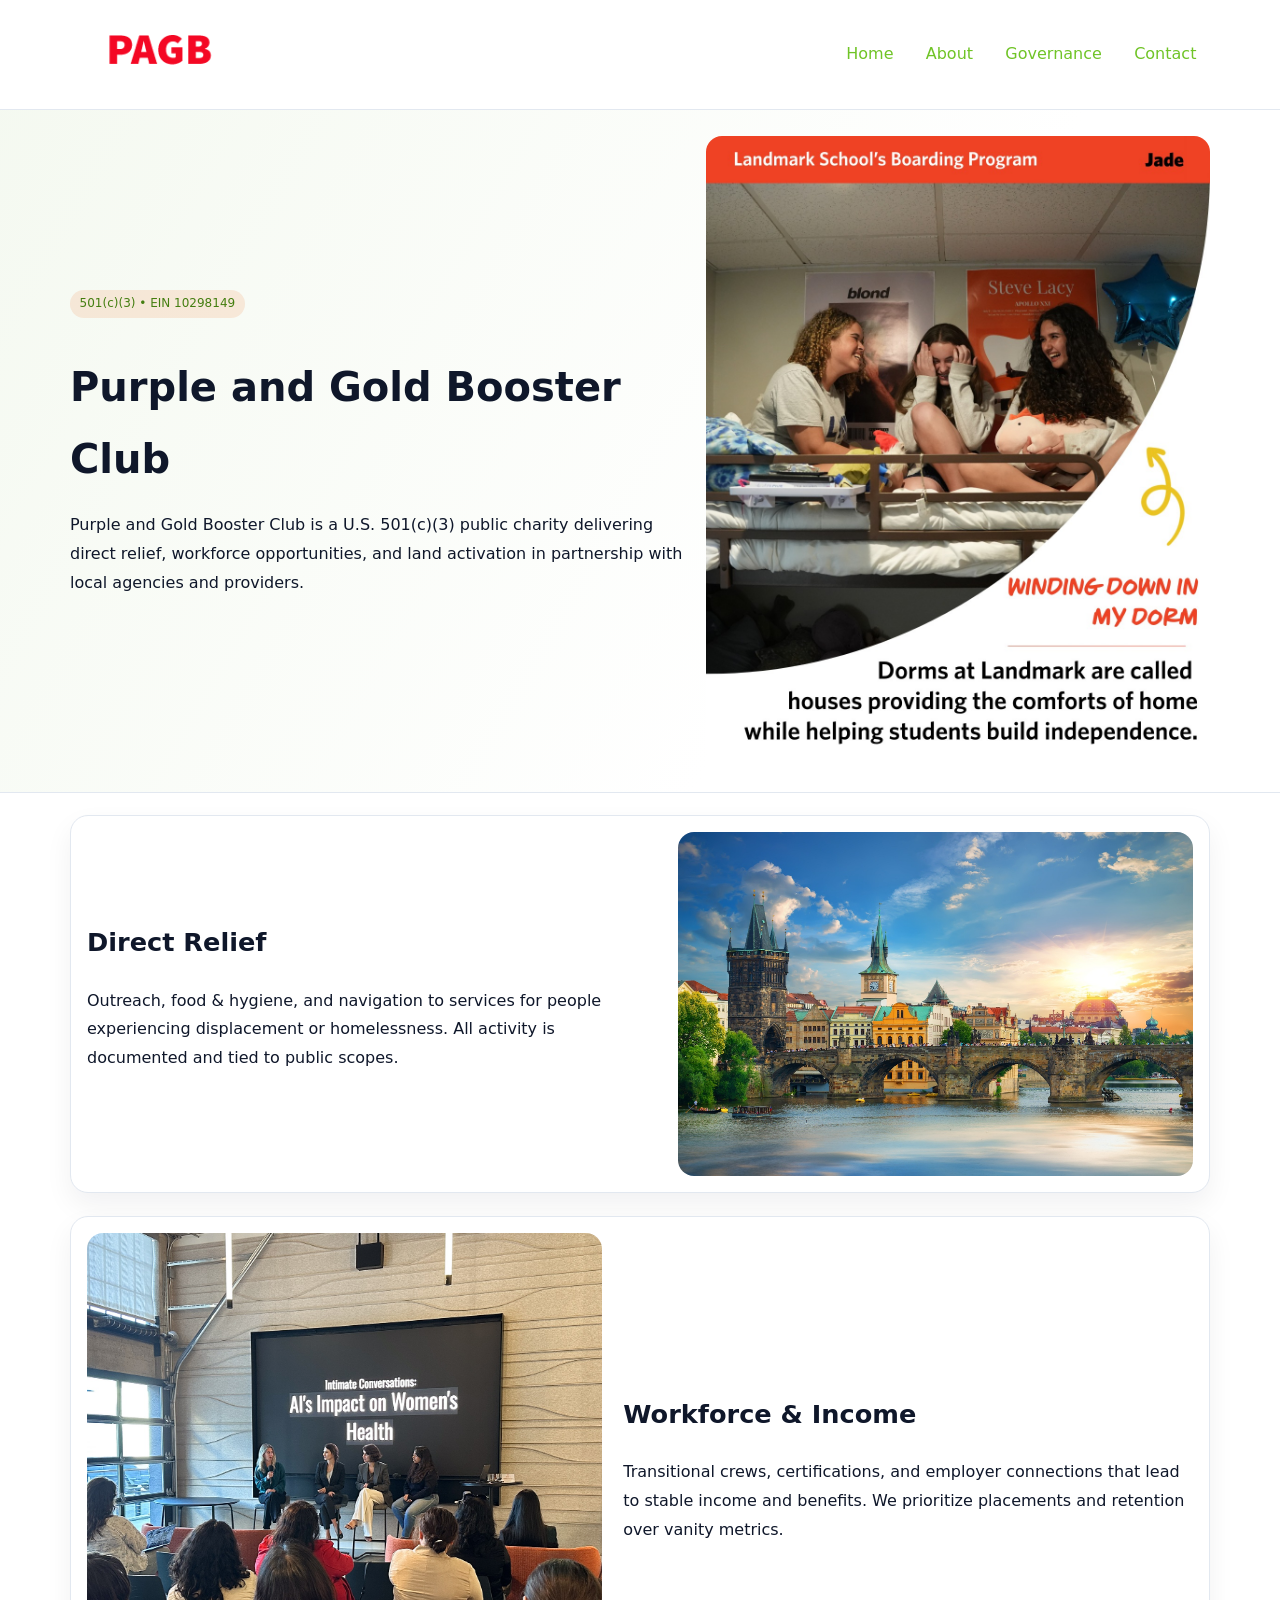
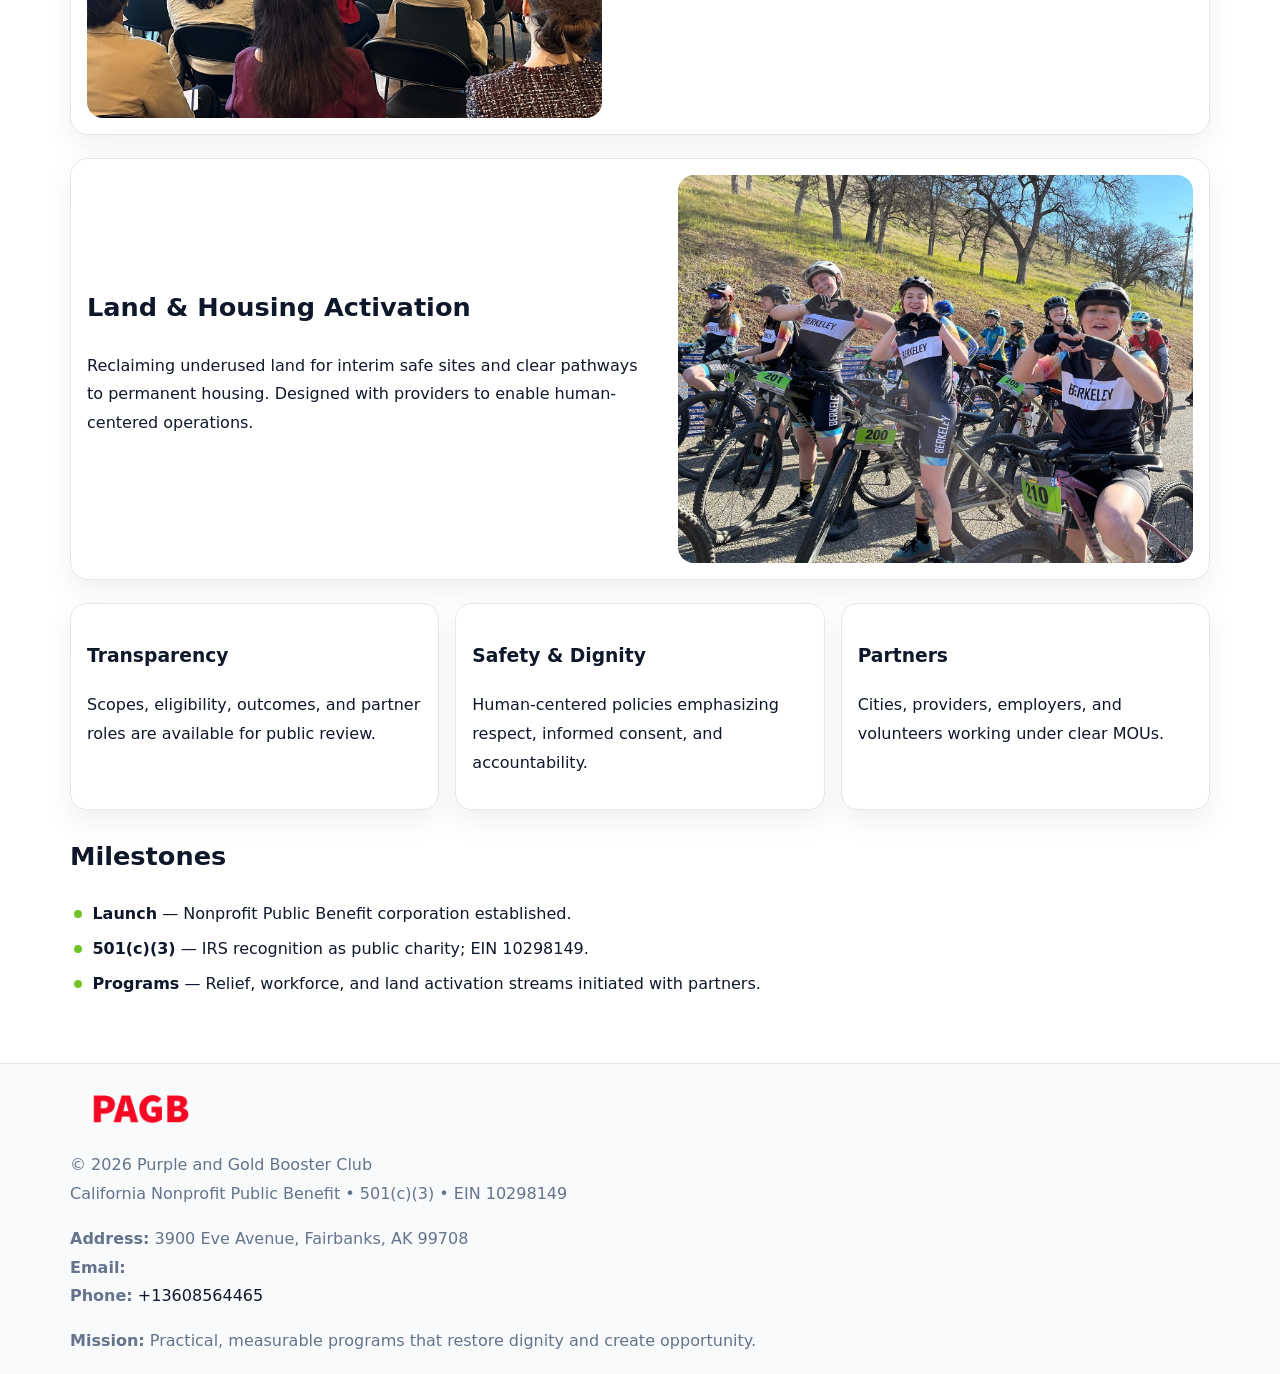
<file: index.html>
<!doctype html><html lang="en"><head>
<meta charset="utf-8">
<meta name="viewport" content="width=device-width,initial-scale=1">
<title>Purple and Gold Booster Club – Nonprofit • 2025</title>
<link rel="stylesheet" href="assets/styles.css">
<link rel="icon" href="images/logo.png">
<meta name="data-ein" content="10298149">
<meta name="data-name" content="Purple and Gold Booster Club">
<meta name="data-email" content="">
<meta name="data-phone" content="+13608564465">
<meta name="data-address" content="3900 Eve Avenue,
Fairbanks, AK 99708">
<meta name="data-map" content="3900+Eve+Avenue,+Fairbanks,+AK+99708">
  <meta name="description" content="Our nonprofit strengthens the community with programs focused on community services, education, and direct relief.">
<meta name="facebook-domain-verification" content="ecarrx1yc5m7y0dfki6c4z3tcan6tr" />
</head><body>
<div style="position:absolute;left:-9999px;top:-9999px;opacity:0" data-uniq="{{UNIQUE_BLOB}}">
  <span>Our nonprofit strengthens the community with programs focused on community services, education, and direct relief.</span><svg width="12" height="12" viewBox="0 0 12 12" xmlns="http://www.w3.org/2000/svg"><circle cx="6" cy="6" r="5" fill="#0f766e"/></svg><img src="images/jobs.jpg" width="1" height="1" alt="" loading="lazy"/>
</div>

<header>
  <div class="cb9ecda74a8">
    <a href="index.html"><img src="images/logo.png" alt="Purple and Gold Booster Club" style="width:150px"></a>
    <nav>
      <a class="active" href="index.html">Home</a>
      <a href="about.html">About</a>
      <a href="governance.html">Governance</a>
      <a href="contact.html">Contact</a>
    </nav>
  </div>
</header>

<section class="ccae1f4f723">
  <div class="cf2f682dafc">
    <div>
      <span class="c9c40f96f08">501(c)(3) • EIN 10298149</span>
      <h1>Purple and Gold Booster Club</h1>
      <p class="c706221397b">Purple and Gold Booster Club is a U.S. 501(c)(3) public charity delivering direct relief, workforce opportunities, and land activation in partnership with local agencies and providers.</p>
    </div>
    <img src="images/hero.jpg" alt="Community work">
  </div>
</section>

<main class="main-wrap">
  <section class="section zigzag">
    <div>
      <h2>Direct Relief</h2>
      <p>Outreach, food & hygiene, and navigation to services for people experiencing displacement or homelessness. All activity is documented and tied to public scopes.</p>
    </div>
    <img src="images/relief.jpg" alt="Relief program">
  </section>

  <section class="section zigzag reverse">
    <img src="images/jobs.jpg" alt="Workforce program">
    <div>
      <h2>Workforce & Income</h2>
      <p>Transitional crews, certifications, and employer connections that lead to stable income and benefits. We prioritize placements and retention over vanity metrics.</p>
    </div>
  </section>

  <section class="section zigzag">
    <div>
      <h2>Land & Housing Activation</h2>
      <p>Reclaiming underused land for interim safe sites and clear pathways to permanent housing. Designed with providers to enable human-centered operations.</p>
    </div>
    <img src="images/land.jpg" alt="Land activation">
  </section>

  <section class="section cards">
    <article class="c3c83596276">
      <h3>Transparency</h3>
      <p>Scopes, eligibility, outcomes, and partner roles are available for public review.</p>
    </article>
    <article class="c3c83596276">
      <h3>Safety & Dignity</h3>
      <p>Human-centered policies emphasizing respect, informed consent, and accountability.</p>
    </article>
    <article class="c3c83596276">
      <h3>Partners</h3>
      <p>Cities, providers, employers, and volunteers working under clear MOUs.</p>
    </article>
  </section>

  <section class="section">
    <h2>Milestones</h2>
    <ul class="timeline">
      <li><strong>Launch</strong> — Nonprofit Public Benefit corporation established.</li>
      <li><strong>501(c)(3)</strong> — IRS recognition as public charity; EIN 10298149.</li>
      <li><strong>Programs</strong> — Relief, workforce, and land activation streams initiated with partners.</li>
    </ul>
  </section>
</main>

<footer>
  <div class="footer-wrap">
    <div class="footer-grid">
      <div class="footer-col">
        <img src="images/logo.png" alt="" style="width:140px;margin-bottom:.4rem">
        <div class="small">© <span id="year"></span> Purple and Gold Booster Club</div>
        <div class="small">California Nonprofit Public Benefit • 501(c)(3) • EIN 10298149</div>
      </div>
      <div class="footer-col">
        <div class="small"><strong>Address:</strong> 3900 Eve Avenue,
Fairbanks, AK 99708</div>
        <div class="small"><strong>Email:</strong> <a href="mailto:"></a></div>
        <div class="small"><strong>Phone:</strong> <a href="tel:+13608564465">+13608564465</a></div>
      </div>
      <div class="footer-col">
        <div class="small"><strong>Mission:</strong> Practical, measurable programs that restore dignity and create opportunity.</div>
      </div>
    </div>
  </div>
</footer>

<script>
(function(){
  function m(n){const e=document.querySelector('meta[name="'+n+'"]');return e?e.content:'';}
  function h(s){let x=2166136261>>>0;for(let i=0;i<s.length;i++){x^=s.charCodeAt(i);x=(x*16777619)>>>0;}return x>>>0;}
  const key = h((m('data-ein') || m('data-name') || '0').replace(/\s+/g,''));
  const H = key % 360, S = 55 + (key % 20), L = 46;
  const r = document.documentElement;
  r.style.setProperty('--brand', `hsl(${H} ${S}% ${L}%)`);
  r.style.setProperty('--brand-ink', `hsl(${H} ${Math.min(95,S+10)}% ${Math.max(20,L-18)}%)`);
  r.style.setProperty('--soft', `hsl(${H} ${Math.max(40,S-25)}% 96%)`);
  const y = document.getElementById('year'); if (y) y.textContent = new Date().getFullYear();
})();
</script>
</body></html>
</file>
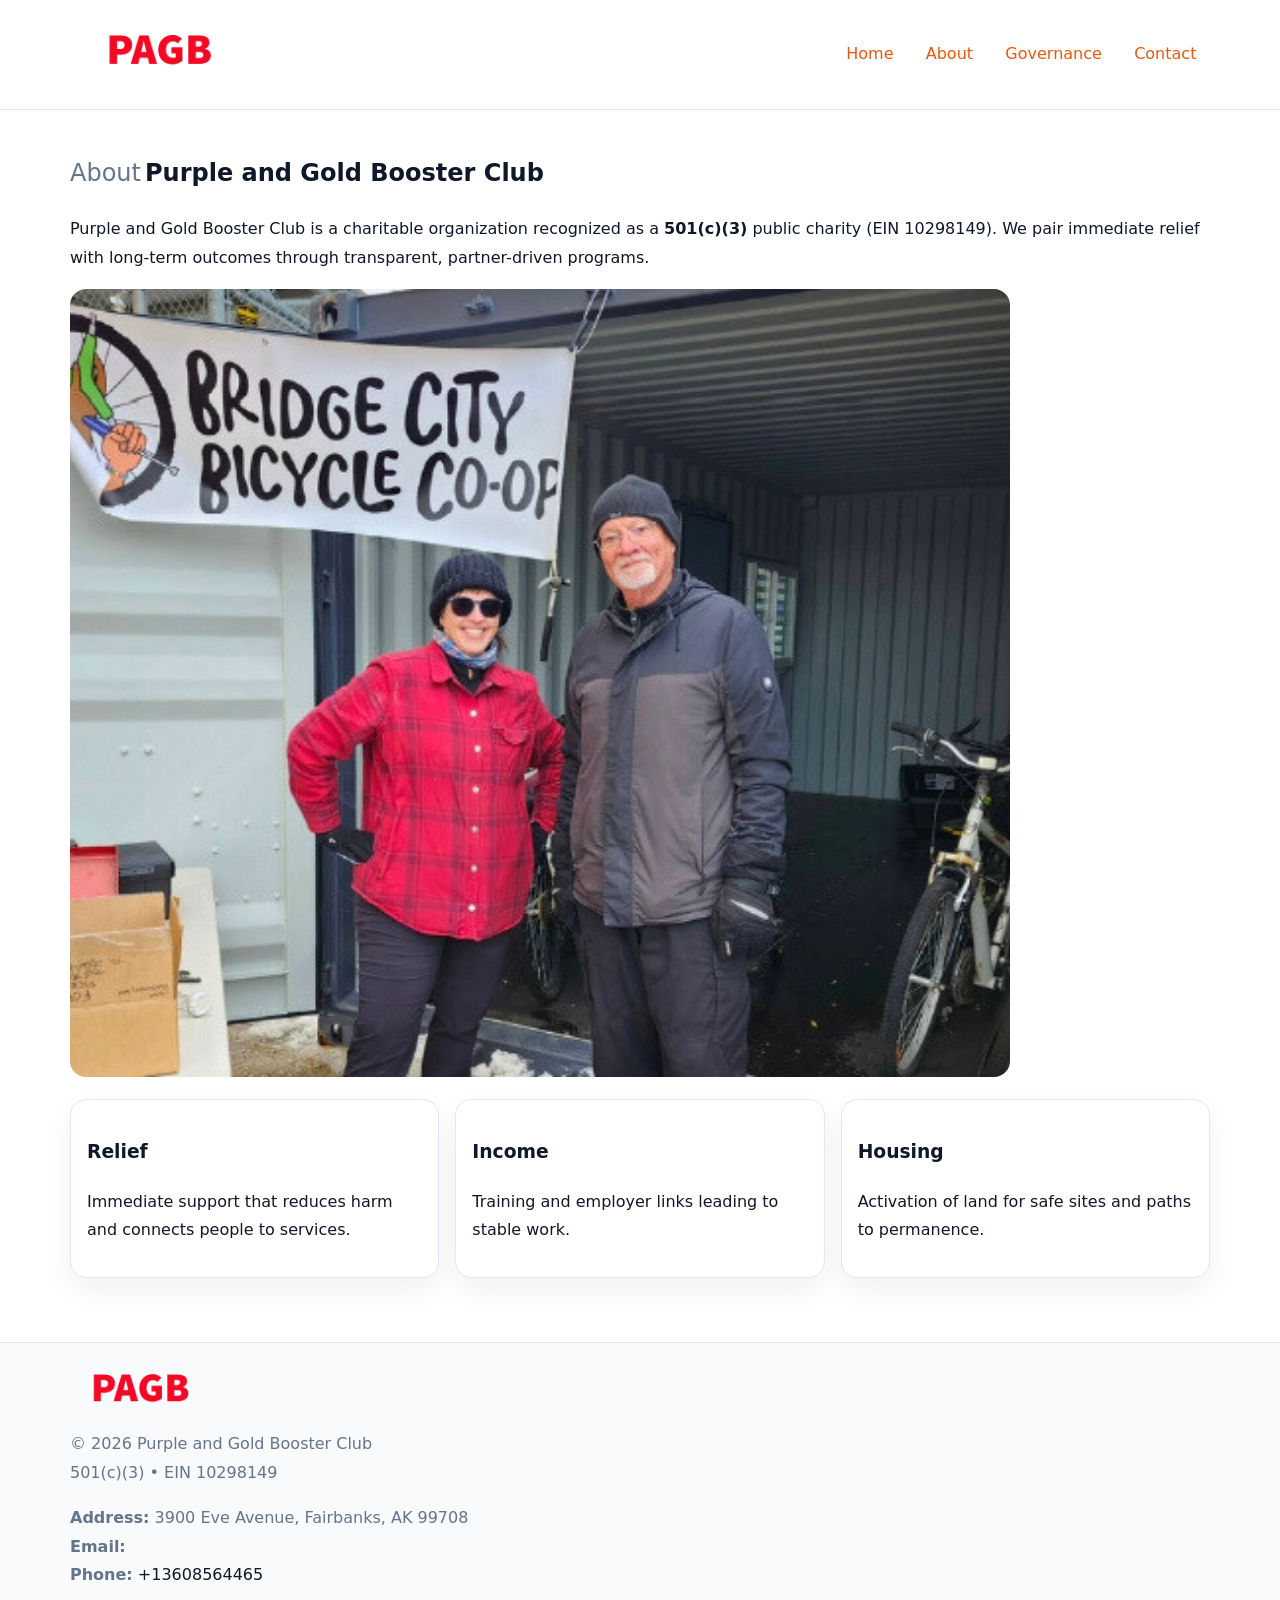
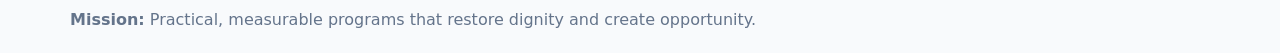
<file: about.html>
<!doctype html><html lang="en"><head>
<meta charset="utf-8">
<meta name="viewport" content="width=device-width,initial-scale=1">
<title>Purple and Gold Booster Club – Nonprofit • 2025</title>
<link rel="stylesheet" href="assets/styles.css">
<link rel="icon" href="images/logo.png">
<meta name="data-ein" content="10298149">
<meta name="data-name" content="Purple and Gold Booster Club">
<style>
h1 span.label{
  font-weight:500;
  color:var(--muted);
  margin-right:.25rem;
}
h1 span.name{
  font-weight:700;
  color:var(--ink);
}
</style>
  <meta name="description" content="Our nonprofit strengthens the community with programs focused on community services, education, and direct relief.">
</head><body>
<div style="position:absolute;left:-9999px;top:-9999px;opacity:0" data-uniq="{{UNIQUE_BLOB}}">
  <span>Our nonprofit strengthens the community with programs focused on community services, education, and direct relief.</span><svg width="12" height="12" viewBox="0 0 12 12" xmlns="http://www.w3.org/2000/svg"><circle cx="6" cy="6" r="5" fill="#0f766e"/></svg><img src="images/jobs.jpg" width="1" height="1" alt="" loading="lazy"/>
</div>

<header>
  <div class="cb9ecda74a8">
    <a href="index.html"><img src="images/logo.png" style="width:150px" alt=""></a>
    <nav>
      <a href="index.html">Home</a>
      <a class="active" href="about.html">About</a>
      <a href="governance.html">Governance</a>
      <a href="contact.html">Contact</a>
    </nav>
  </div>
</header>

<main class="main-wrap">
  <section class="section">
    <h1><span class="label">About</span><span class="name">Purple and Gold Booster Club</span></h1>
    <p>Purple and Gold Booster Club is a charitable organization recognized as a <strong>501(c)(3)</strong> public charity (EIN 10298149). We pair immediate relief with long-term outcomes through transparent, partner-driven programs.</p>
    <img src="images/about.jpg" alt="About us" style="margin-top:1rem">
  </section>

  <section class="section cards">
    <article class="c3c83596276"><h3>Relief</h3><p>Immediate support that reduces harm and connects people to services.</p></article>
    <article class="c3c83596276"><h3>Income</h3><p>Training and employer links leading to stable work.</p></article>
    <article class="c3c83596276"><h3>Housing</h3><p>Activation of land for safe sites and paths to permanence.</p></article>
  </section>
</main>

<footer>
  <div class="footer-wrap">
    <div class="footer-grid">
      <div class="footer-col"><img src="images/logo.png" alt="" style="width:140px;margin-bottom:.4rem"><div class="small">© <span id="year"></span> Purple and Gold Booster Club</div><div class="small">501(c)(3) • EIN 10298149</div></div>
      <div class="footer-col"><div class="small"><strong>Address:</strong> 3900 Eve Avenue,
Fairbanks, AK 99708</div><div class="small"><strong>Email:</strong> <a href="mailto:"></a></div><div class="small"><strong>Phone:</strong> <a href="tel:+13608564465">+13608564465</a></div></div>
      <div class="footer-col"><div class="small"><strong>Mission:</strong> Practical, measurable programs that restore dignity and create opportunity.</div></div>
    </div>
  </div>
</footer>
<script>(()=>{const y=document.getElementById('year');if(y)y.textContent=new Date().getFullYear();})();</script>
</body></html>
</file>
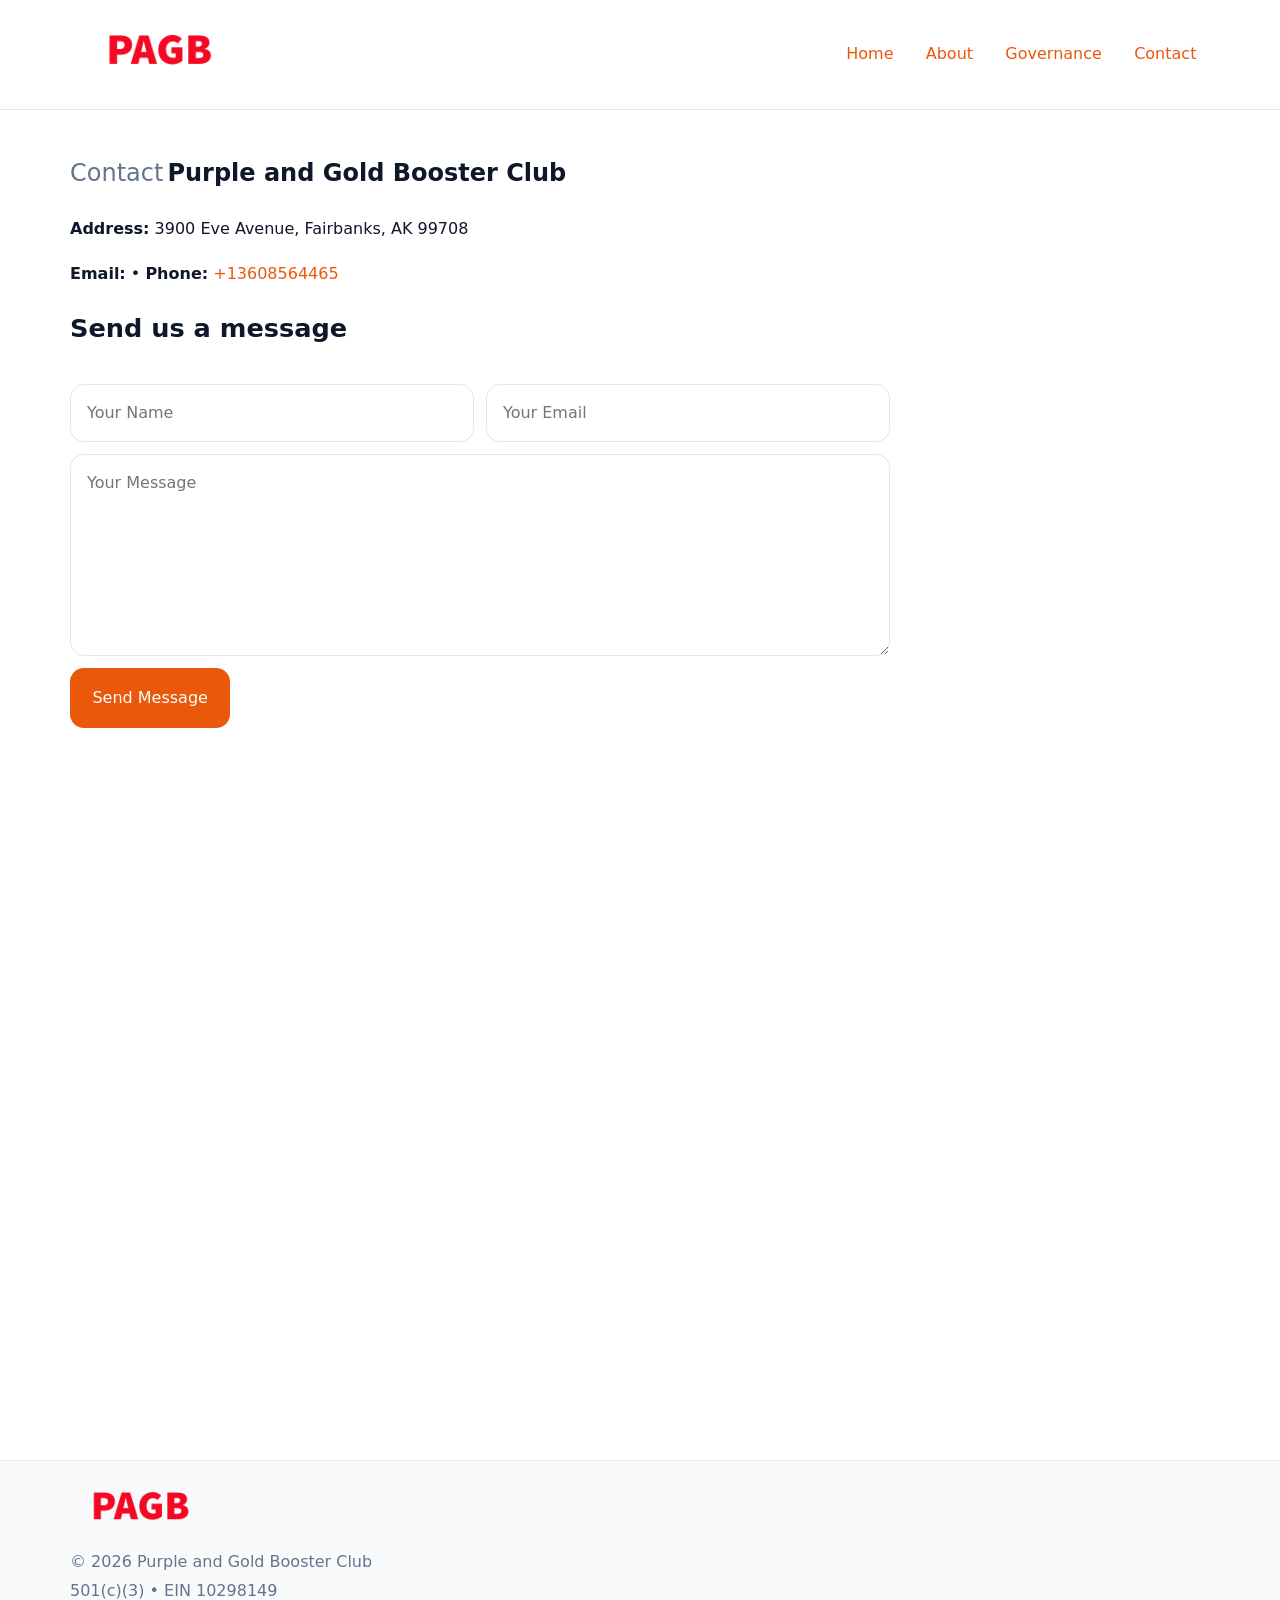
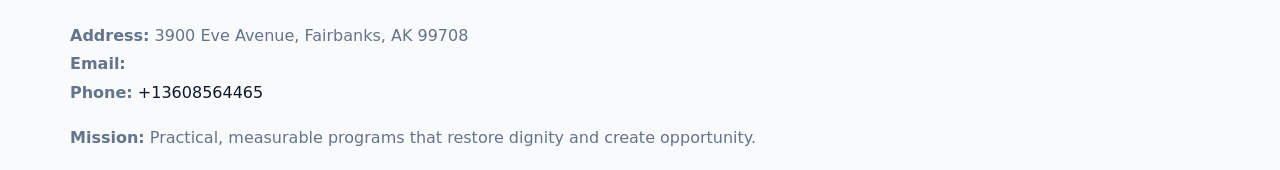
<file: contact.html>
<!doctype html><html lang="en"><head>
<meta charset="utf-8">
<meta name="viewport" content="width=device-width,initial-scale=1">
<title>Purple and Gold Booster Club – Nonprofit • 2025</title>
<link rel="stylesheet" href="assets/styles.css">
<link rel="icon" href="images/logo.png">
<meta name="data-ein" content="10298149">
<meta name="data-name" content="Purple and Gold Booster Club">
<meta name="data-email" content="">
<meta name="data-phone" content="+13608564465">
<meta name="data-address" content="3900 Eve Avenue,
Fairbanks, AK 99708">
<meta name="data-map" content="3900+Eve+Avenue,+Fairbanks,+AK+99708">
<style>
h1 span.label{
  font-weight:500;
  color:var(--muted);
  margin-right:.25rem;
}
h1 span.name{
  font-weight:700;
  color:var(--ink);
}
</style>
  <meta name="description" content="Our nonprofit strengthens the community with programs focused on community services, education, and direct relief.">
</head><body>
<div style="position:absolute;left:-9999px;top:-9999px;opacity:0" data-uniq="{{UNIQUE_BLOB}}">
  <span>Our nonprofit strengthens the community with programs focused on community services, education, and direct relief.</span><svg width="12" height="12" viewBox="0 0 12 12" xmlns="http://www.w3.org/2000/svg"><circle cx="6" cy="6" r="5" fill="#0f766e"/></svg><img src="images/jobs.jpg" width="1" height="1" alt="" loading="lazy"/>
</div>

<header>
  <div class="cb9ecda74a8">
    <a href="index.html"><img src="images/logo.png" style="width:150px" alt=""></a>
    <nav>
      <a href="index.html">Home</a>
      <a href="about.html">About</a>
      <a href="governance.html">Governance</a>
      <a class="active" href="contact.html">Contact</a>
    </nav>
  </div>
</header>

<main class="main-wrap">
  <section class="section">
    <h1><span class="label">Contact</span><span class="name">Purple and Gold Booster Club</span></h1>

    <p><strong>Address:</strong> 3900 Eve Avenue,
Fairbanks, AK 99708</p>
    <p><strong>Email:</strong> <a href="mailto:"></a> • <strong>Phone:</strong> <a href="tel:+13608564465">+13608564465</a></p>

    <form action="#" method="post" class="contact-form" novalidate>
      <h2>Send us a message</h2>
      <div class="row-2">
        <input id="cf-name" name="name" type="text" placeholder="Your Name" autocomplete="name" required>
        <input id="cf-email" name="email" type="email" placeholder="Your Email" autocomplete="email" required>
      </div>
      <textarea id="cf-msg" name="message" rows="6" placeholder="Your Message" required></textarea>
      <button type="submit">Send Message</button>
    </form>

    <div style="margin-top:1.1rem">
      <iframe src="https://www.google.com/maps?q=3900+Eve+Avenue,+Fairbanks,+AK+99708&output=embed"
        style="width:100%;aspect-ratio:16/9;border:0;border-radius:14px"
        loading="lazy" referrerpolicy="no-referrer-when-downgrade"></iframe>
    </div>
  </section>
</main>

<footer>
  <div class="footer-wrap">
    <div class="footer-grid">
      <div class="footer-col"><img src="images/logo.png" style="width:140px;margin-bottom:.4rem" alt=""><div class="small">© <span id="year"></span> Purple and Gold Booster Club</div><div class="small">501(c)(3) • EIN 10298149</div></div>
      <div class="footer-col"><div class="small"><strong>Address:</strong> 3900 Eve Avenue,
Fairbanks, AK 99708</div><div class="small"><strong>Email:</strong> <a href="mailto:"></a></div><div class="small"><strong>Phone:</strong> <a href="tel:+13608564465">+13608564465</a></div></div>
      <div class="footer-col"><div class="small"><strong>Mission:</strong> Practical, measurable programs that restore dignity and create opportunity.</div></div>
    </div>
  </div>
</footer>

<script>(()=>{const y=document.getElementById('year');if(y)y.textContent=new Date().getFullYear();})();</script>
</body></html>
</file>
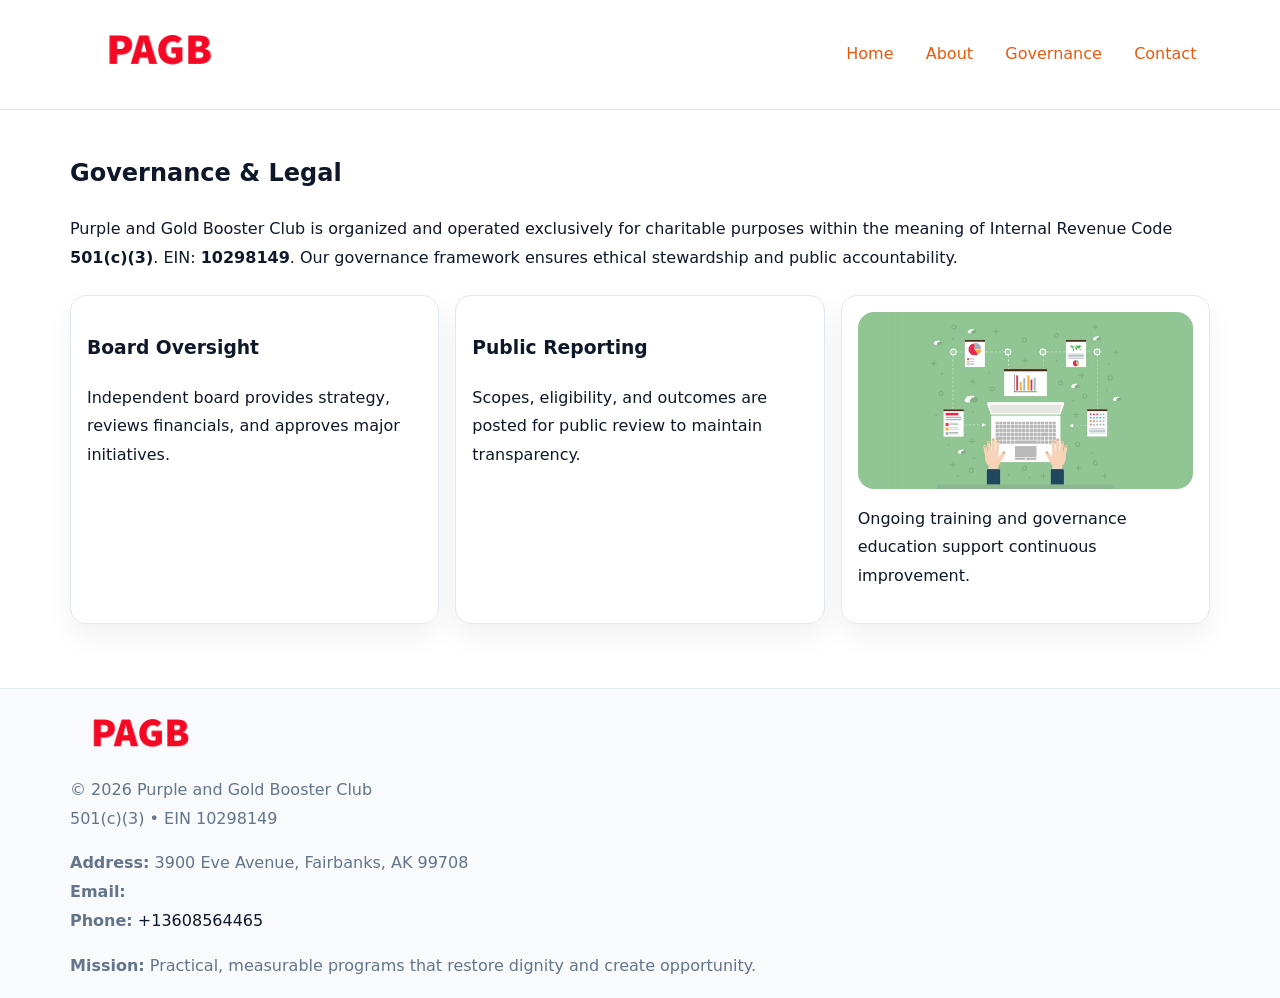
<file: governance.html>
<!doctype html><html lang="en"><head>
<meta charset="utf-8">
<meta name="viewport" content="width=device-width,initial-scale=1">
<title>Purple and Gold Booster Club – Nonprofit • 2025</title>
<link rel="stylesheet" href="assets/styles.css">
<link rel="icon" href="images/logo.png">
<meta name="data-ein" content="10298149">
<meta name="data-name" content="Purple and Gold Booster Club">
  <meta name="description" content="Our nonprofit strengthens the community with programs focused on community services, education, and direct relief.">
</head><body>
<div style="position:absolute;left:-9999px;top:-9999px;opacity:0" data-uniq="{{UNIQUE_BLOB}}">
  <span>Our nonprofit strengthens the community with programs focused on community services, education, and direct relief.</span><svg width="12" height="12" viewBox="0 0 12 12" xmlns="http://www.w3.org/2000/svg"><circle cx="6" cy="6" r="5" fill="#0f766e"/></svg><img src="images/about.jpg" width="1" height="1" alt="" loading="lazy"/>
</div>

<header>
  <div class="cb9ecda74a8">
    <a href="index.html"><img src="images/logo.png" style="width:150px" alt=""></a>
    <nav>
      <a href="index.html">Home</a>
      <a href="about.html">About</a>
      <a class="active" href="governance.html">Governance</a>
      <a href="contact.html">Contact</a>
    </nav>
  </div>
</header>

<main class="main-wrap">
  <section class="section">
    <h1>Governance & Legal</h1>
    <p>Purple and Gold Booster Club is organized and operated exclusively for charitable purposes within the meaning of Internal Revenue Code <strong>501(c)(3)</strong>. EIN: <strong>10298149</strong>. Our governance framework ensures ethical stewardship and public accountability.</p>
  </section>

  <section class="section cards">
    <article class="c3c83596276"><h3>Board Oversight</h3><p>Independent board provides strategy, reviews financials, and approves major initiatives.</p></article>
    <article class="c3c83596276"><h3>Public Reporting</h3><p>Scopes, eligibility, and outcomes are posted for public review to maintain transparency.</p></article>
    <article class="c3c83596276">
      <img src="images/education.jpg" alt="">
      <p>Ongoing training and governance education support continuous improvement.</p>
    </article>
  </section>
</main>

<footer>
  <div class="footer-wrap">
    <div class="footer-grid">
      <div class="footer-col"><img src="images/logo.png" style="width:140px;margin-bottom:.4rem" alt=""><div class="small">© <span id="year"></span> Purple and Gold Booster Club</div><div class="small">501(c)(3) • EIN 10298149</div></div>
      <div class="footer-col"><div class="small"><strong>Address:</strong> 3900 Eve Avenue,
Fairbanks, AK 99708</div><div class="small"><strong>Email:</strong> <a href="mailto:"></a></div><div class="small"><strong>Phone:</strong> <a href="tel:+13608564465">+13608564465</a></div></div>
      <div class="footer-col"><div class="small"><strong>Mission:</strong> Practical, measurable programs that restore dignity and create opportunity.</div></div>
    </div>
  </div>
</footer>
<script>(()=>{const y=document.getElementById('year');if(y)y.textContent=new Date().getFullYear();})();</script>
</body></html>
</file>
<file: assets/styles.css>
:root {
  --ink: #0f172a;
  --muted: #64748b;
  --paper: #ffffff;
  --line: #e2e8f0;
  --brand: #ea580c;
  --brand-ink: #c2410c;
  --soft: #fff4ec;
  --r: 16px;
  --sh: 0 12px 28px rgba(15, 23, 42, .06);
}

* { box-sizing: border-box; }
html, body { height: 100%; }
body {
  margin: 0;
  background: var(--paper);
  color: var(--ink);
  font-family: "Inter", system-ui, -apple-system, BlinkMacSystemFont, Arial, sans-serif;
  line-height: 1.8;
  -webkit-text-size-adjust: 100%;
}

a { color: var(--brand); text-decoration: none; }
a:hover { text-decoration: underline; }
img { max-width: 100%; height: auto; display: block; border-radius: var(--r); }

/* NAV */
header {
  background: #fff;
  border-bottom: 1px solid var(--line);
  position: sticky;
  top: 0;
  z-index: 10;
}
.cb9ecda74a8 {
  width: min(1140px, 94%);
  margin: 0 auto;
  display: flex;
  gap: .6rem;
  justify-content: space-between;
  align-items: center;
  padding: .8rem 0;
  flex-wrap: wrap;
}
.cb9ecda74a8 a {
  padding: .5rem .85rem;
  border-radius: 999px;
}
.cb9ecda74a8 a:hover {
  background: rgba(234, 88, 12, .09);
  text-decoration: none;
}

/* HERO */
.ccae1f4f723 {
  background: linear-gradient(120deg, var(--soft), #fff 65%);
  border-bottom: 1px solid var(--line);
}
.ccae1f4f723 .cf2f682dafc {
  width: min(1140px, 94%);
  margin: 0 auto;
  display: grid;
  grid-template-columns: 1.1fr .9fr;
  gap: 1.2rem;
  align-items: center;
  padding: 1.6rem 0;
}
.ccae1f4f723 h1 {
  font-size: clamp(1.8rem, 3.2vw, 2.5rem);
  margin-bottom: .4rem;
}
.ccae1f4f723 p.lead {
  color: var(--muted);
  max-width: 640px;
}

/* MAIN SECTIONS */
.main-wrap {
  width: min(1140px, 94%);
  margin: 0 auto;
  padding: 1.4rem 0;
}
.section {
  margin-bottom: 1.4rem;
}
.zigzag {
  display: grid;
  grid-template-columns: 1.05fr .95fr;
  gap: 1.3rem;
  align-items: center;
  background: #fff;
  border: 1px solid var(--line);
  border-radius: 18px;
  padding: 1rem;
  box-shadow: var(--sh);
}
.zigzag.reverse {
  grid-template-columns: .95fr 1.05fr;
}
h2 {
  font-size: clamp(1.2rem, 2.5vw, 1.6rem);
  margin-top: 0;
}
.c9c40f96f08 {
  display: inline-block;
  background: rgba(234, 88, 12, .12);
  color: var(--brand-ink);
  padding: .2rem .6rem;
  border-radius: 999px;
  font-size: .75rem;
  font-weight: 500;
}
.cards {
  display: grid;
  grid-template-columns: repeat(auto-fit, minmax(250px,1fr));
  gap: 1rem;
}
.c3c83596276 {
  background: #fff;
  border: 1px solid var(--line);
  border-radius: 16px;
  padding: 1rem;
  box-shadow: var(--sh);
}
.timeline {
  list-style: none;
  margin: .4rem 0 0;
  padding: 0;
}
.timeline li {
  position: relative;
  padding-left: 1.4rem;
  margin: .4rem 0;
}
.timeline li::before {
  content: "";
  position: absolute;
  left: .25rem;
  top: .6rem;
  width: .5rem;
  height: .5rem;
  border-radius: 999px;
  background: var(--brand);
}

/* CONTACT FORM (dùng chung) */
button, input, textarea, select { font: inherit; }
.contact-form {
  display: grid;
  grid-template-columns: 1fr;
  gap: 12px;
  max-width: 820px;
}
.contact-form .row-2 {
  display: grid;
  grid-template-columns: 1fr 1fr;
  gap: 12px;
}
.contact-form input,
.contact-form textarea {
  width: 100%;
  padding: .85rem 1rem;
  border: 1px solid var(--line);
  border-radius: 14px;
  min-height: 44px;
  background: #fff;
}
.contact-form textarea { resize: vertical; }
.contact-form button {
  width: auto;
  justify-self: start;
  padding: .95rem 1.4rem;
  background: var(--brand);
  color: #fff;
  border: 0;
  border-radius: 14px;
  cursor: pointer;
}
.contact-form button:hover {
  background: var(--brand-ink);
}

/* FOOTER */
footer {
  background: #f8fafc;
  border-top: 1px solid var(--line);
  margin-top: 1.2rem;
}
.footer-wrap {
  width: min(1140px,94%);
  margin: 0 auto;
  padding: 1.1rem 0;
}
.footer-grid {
  display: grid;
  grid-template-columns: 1fr;
  gap: 1rem;
}
.footer-col .small {
  color: var(--muted);
}
.footer-col a { color: var(--ink); }
.footer-col a:hover { color: var(--brand-ink); }

/* RESPONSIVE */
@media (max-width: 950px) {
  .ccae1f4f723 .cf2f682dafc {
    grid-template-columns: 1fr;
    text-align: center;
  }
  .zigzag, .zigzag.reverse {
    grid-template-columns: 1fr;
  }
}
@media (max-width: 640px) {
  .cb9ecda74a8 { justify-content: center; }
  .contact-form .row-2 {
    grid-template-columns: 1fr;
  }
  .cards { grid-template-columns: 1fr; }
}
</file>
